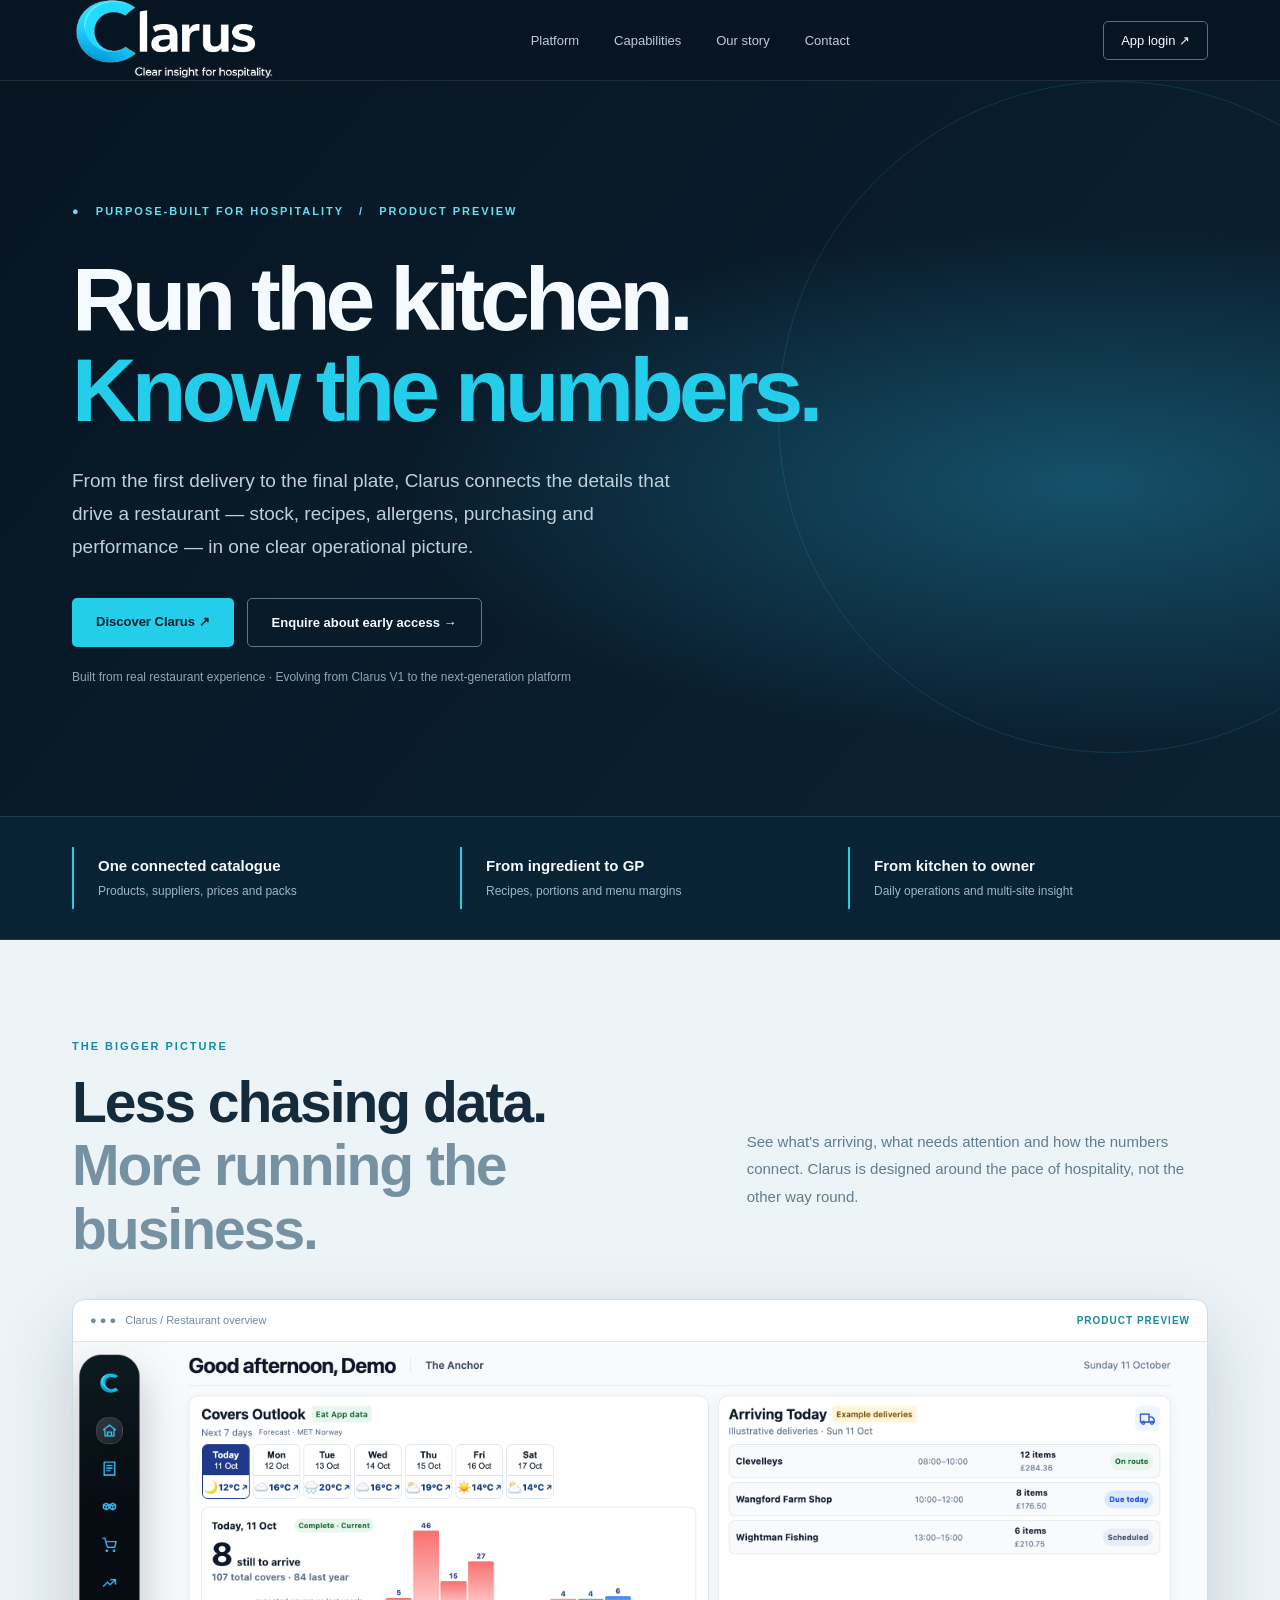
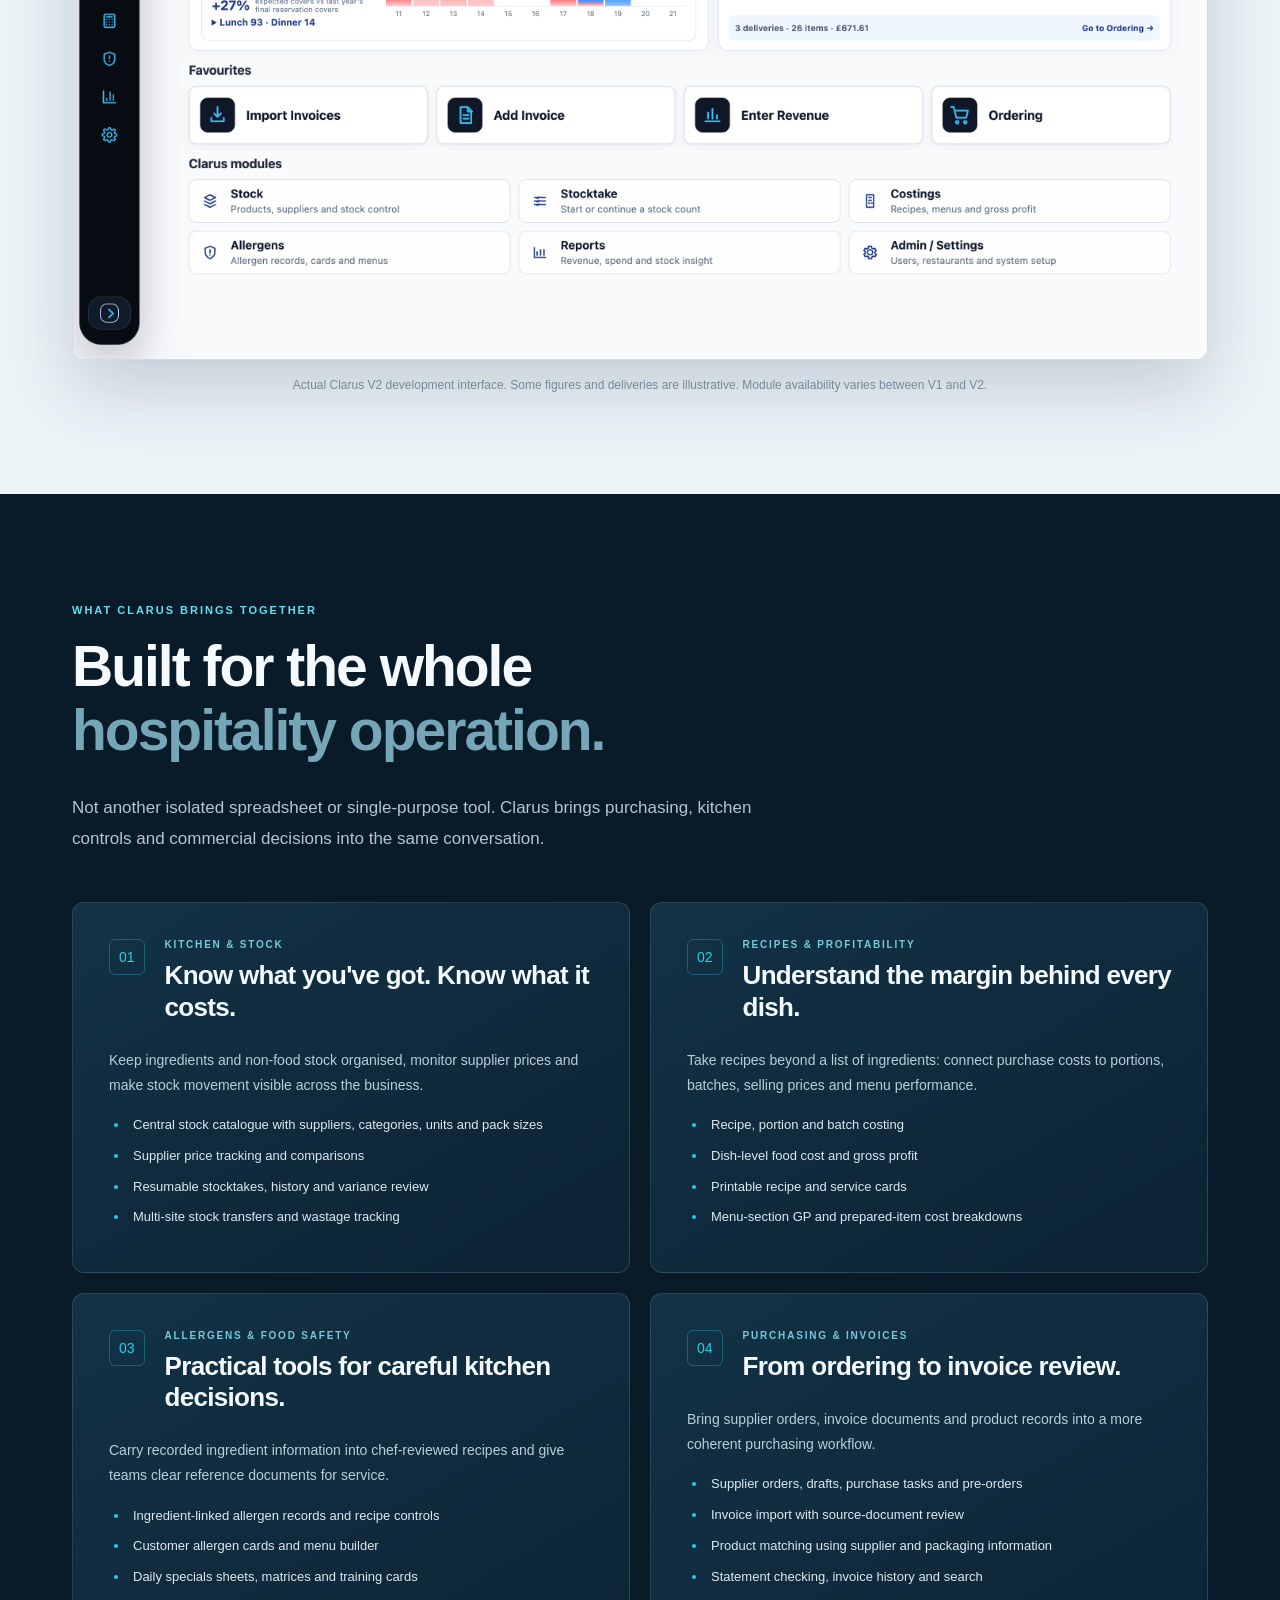
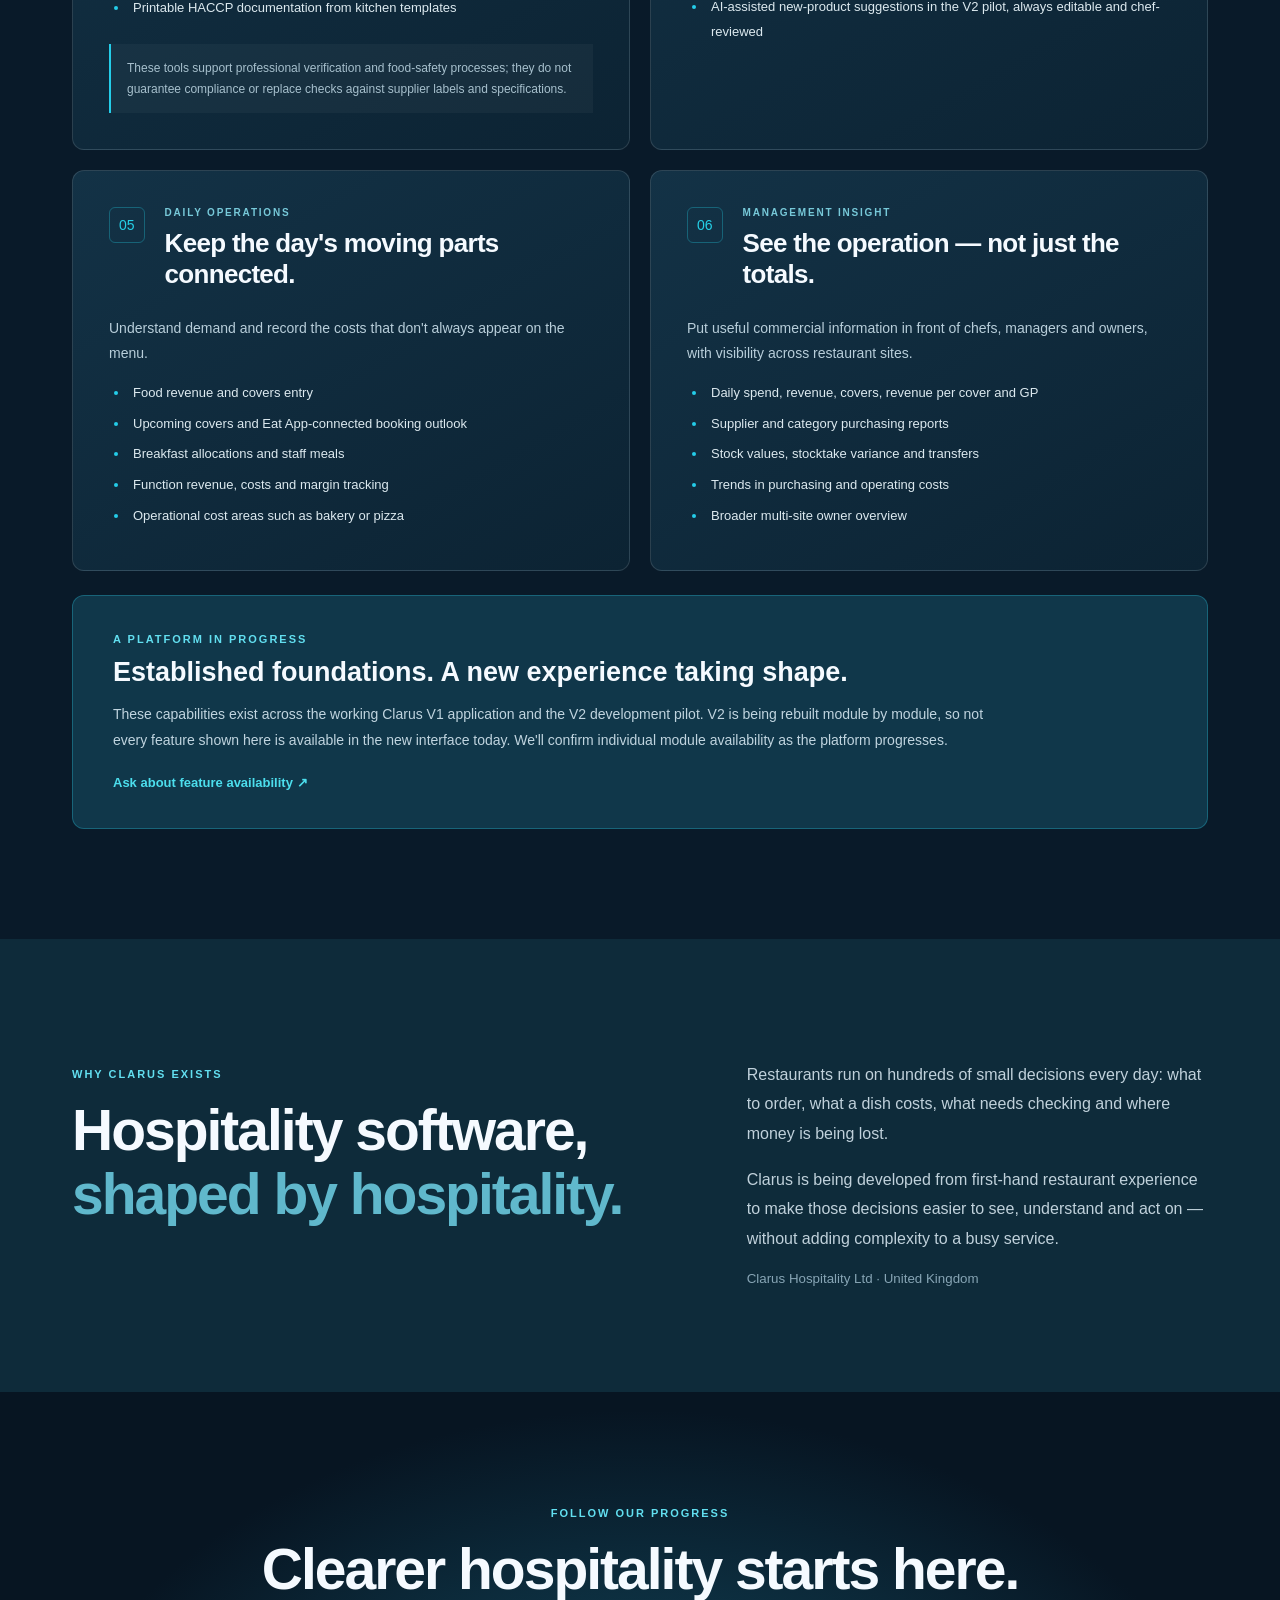
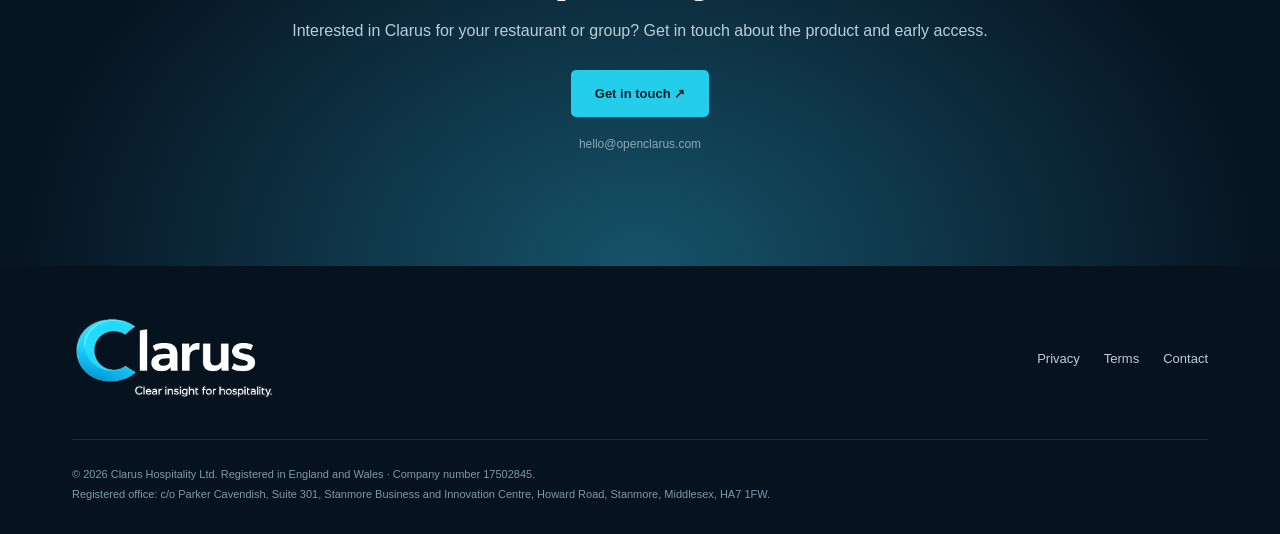
<file: index.html>
<!doctype html><html lang="en-GB"><head><meta charset="utf-8"><meta name="viewport" content="width=device-width,initial-scale=1"><meta name="description" content="Clarus brings stock control, recipe profitability, allergen records, purchasing, daily operations and management insight together for hospitality teams."><title>Clarus | Clear insight for hospitality</title><link rel="icon" href="assets/icon.png"><link rel="stylesheet" href="style.css"></head><body>
<header><div class="wrap nav"><a class="logo" href="#top"><img src="assets/clarus-wordmark.png" alt="Clarus — Clear insight for hospitality"></a><nav><a href="#platform">Platform</a><a href="#capabilities">Capabilities</a><a href="#story">Our story</a><a href="#contact">Contact</a></nav><a class="login" href="https://app.openclarus.com">App login ↗</a></div></header>
<main id="top"><section class="hero"><div class="wrap"><div class="label">● &nbsp; PURPOSE-BUILT FOR HOSPITALITY &nbsp; / &nbsp; PRODUCT PREVIEW</div><h1>Run the kitchen.<br><span>Know the numbers.</span></h1><p>From the first delivery to the final plate, Clarus connects the details that drive a restaurant — stock, recipes, allergens, purchasing and performance — in one clear operational picture.</p><div class="actions"><a class="button solid" href="#platform">Discover Clarus ↗</a><a class="button outline" href="mailto:hello@openclarus.com?subject=Clarus%20early%20access">Enquire about early access →</a></div><small>Built from real restaurant experience · Evolving from Clarus V1 to the next-generation platform</small></div></section>
<section class="proof"><div class="wrap proofgrid"><div><b>One connected catalogue</b><span>Products, suppliers, prices and packs</span></div><div><b>From ingredient to GP</b><span>Recipes, portions and menu margins</span></div><div><b>From kitchen to owner</b><span>Daily operations and multi-site insight</span></div></div></section>
<section class="showcase" id="platform"><div class="wrap"><div class="split"><div><div class="label dark">THE BIGGER PICTURE</div><h2>Less chasing data.<br><span>More running the business.</span></h2></div><p>See what's arriving, what needs attention and how the numbers connect. Clarus is designed around the pace of hospitality, not the other way round.</p></div><div class="screen"><div class="screenbar"><span>● ● ● &nbsp; Clarus / Restaurant overview</span><b>PRODUCT PREVIEW</b></div><img src="assets/dashboard.png" alt="Clarus V2 development dashboard showing Covers Outlook, Arriving Today and restaurant navigation"></div><p class="caption">Actual Clarus V2 development interface. Some figures and deliveries are illustrative. Module availability varies between V1 and V2.</p></div></section>
<section class="capabilities" id="capabilities"><div class="wrap"><div class="label">WHAT CLARUS BRINGS TOGETHER</div><h2>Built for the whole<br><span>hospitality operation.</span></h2><p class="sectionintro">Not another isolated spreadsheet or single-purpose tool. Clarus brings purchasing, kitchen controls and commercial decisions into the same conversation.</p>
<div class="featureblocks">
<article class="featureblock"><div class="featureheading"><span class="num">01</span><div><div class="eyebrow">KITCHEN & STOCK</div><h3>Know what you've got. Know what it costs.</h3></div></div><p>Keep ingredients and non-food stock organised, monitor supplier prices and make stock movement visible across the business.</p><ul><li>Central stock catalogue with suppliers, categories, units and pack sizes</li><li>Supplier price tracking and comparisons</li><li>Resumable stocktakes, history and variance review</li><li>Multi-site stock transfers and wastage tracking</li></ul></article>
<article class="featureblock"><div class="featureheading"><span class="num">02</span><div><div class="eyebrow">RECIPES & PROFITABILITY</div><h3>Understand the margin behind every dish.</h3></div></div><p>Take recipes beyond a list of ingredients: connect purchase costs to portions, batches, selling prices and menu performance.</p><ul><li>Recipe, portion and batch costing</li><li>Dish-level food cost and gross profit</li><li>Printable recipe and service cards</li><li>Menu-section GP and prepared-item cost breakdowns</li></ul></article>
<article class="featureblock"><div class="featureheading"><span class="num">03</span><div><div class="eyebrow">ALLERGENS & FOOD SAFETY</div><h3>Practical tools for careful kitchen decisions.</h3></div></div><p>Carry recorded ingredient information into chef-reviewed recipes and give teams clear reference documents for service.</p><ul><li>Ingredient-linked allergen records and recipe controls</li><li>Customer allergen cards and menu builder</li><li>Daily specials sheets, matrices and training cards</li><li>Printable HACCP documentation from kitchen templates</li></ul><div class="caution">These tools support professional verification and food-safety processes; they do not guarantee compliance or replace checks against supplier labels and specifications.</div></article>
<article class="featureblock"><div class="featureheading"><span class="num">04</span><div><div class="eyebrow">PURCHASING & INVOICES</div><h3>From ordering to invoice review.</h3></div></div><p>Bring supplier orders, invoice documents and product records into a more coherent purchasing workflow.</p><ul><li>Supplier orders, drafts, purchase tasks and pre-orders</li><li>Invoice import with source-document review</li><li>Product matching using supplier and packaging information</li><li>Statement checking, invoice history and search</li><li>AI-assisted new-product suggestions in the V2 pilot, always editable and chef-reviewed</li></ul></article>
<article class="featureblock"><div class="featureheading"><span class="num">05</span><div><div class="eyebrow">DAILY OPERATIONS</div><h3>Keep the day's moving parts connected.</h3></div></div><p>Understand demand and record the costs that don't always appear on the menu.</p><ul><li>Food revenue and covers entry</li><li>Upcoming covers and Eat App-connected booking outlook</li><li>Breakfast allocations and staff meals</li><li>Function revenue, costs and margin tracking</li><li>Operational cost areas such as bakery or pizza</li></ul></article>
<article class="featureblock"><div class="featureheading"><span class="num">06</span><div><div class="eyebrow">MANAGEMENT INSIGHT</div><h3>See the operation — not just the totals.</h3></div></div><p>Put useful commercial information in front of chefs, managers and owners, with visibility across restaurant sites.</p><ul><li>Daily spend, revenue, covers, revenue per cover and GP</li><li>Supplier and category purchasing reports</li><li>Stock values, stocktake variance and transfers</li><li>Trends in purchasing and operating costs</li><li>Broader multi-site owner overview</li></ul></article>
</div><div class="availability"><div class="label">A PLATFORM IN PROGRESS</div><h3>Established foundations. A new experience taking shape.</h3><p>These capabilities exist across the working Clarus V1 application and the V2 development pilot. V2 is being rebuilt module by module, so not every feature shown here is available in the new interface today. We'll confirm individual module availability as the platform progresses.</p><a href="mailto:hello@openclarus.com?subject=Clarus%20feature%20availability">Ask about feature availability ↗</a></div></div></section>
<section class="story" id="story"><div class="wrap split"><div><div class="label">WHY CLARUS EXISTS</div><h2>Hospitality software,<br><span>shaped by hospitality.</span></h2></div><div><p>Restaurants run on hundreds of small decisions every day: what to order, what a dish costs, what needs checking and where money is being lost.</p><p>Clarus is being developed from first-hand restaurant experience to make those decisions easier to see, understand and act on — without adding complexity to a busy service.</p><small>Clarus Hospitality Ltd · United Kingdom</small></div></div></section>
<section class="contact" id="contact"><div class="wrap"><div class="label">FOLLOW OUR PROGRESS</div><h2>Clearer hospitality starts here.</h2><p>Interested in Clarus for your restaurant or group? Get in touch about the product and early access.</p><a class="button solid" href="mailto:hello@openclarus.com?subject=Clarus%20enquiry">Get in touch ↗</a><small>hello@openclarus.com</small></div></section></main>
<footer><div class="wrap"><div class="footrow"><div><a class="logo" href="#top"><img src="assets/clarus-wordmark.png" alt="Clarus — Clear insight for hospitality"></a></div><div class="footlinks"><a href="privacy.html">Privacy</a><a href="terms.html">Terms</a><a href="mailto:hello@openclarus.com">Contact</a></div></div><div class="fine">© 2026 Clarus Hospitality Ltd. Registered in England and Wales · Company number 17502845.<br>Registered office: c/o Parker Cavendish, Suite 301, Stanmore Business and Innovation Centre, Howard Road, Stanmore, Middlesex, HA7 1FW.</div></div></footer></body></html>
</file>
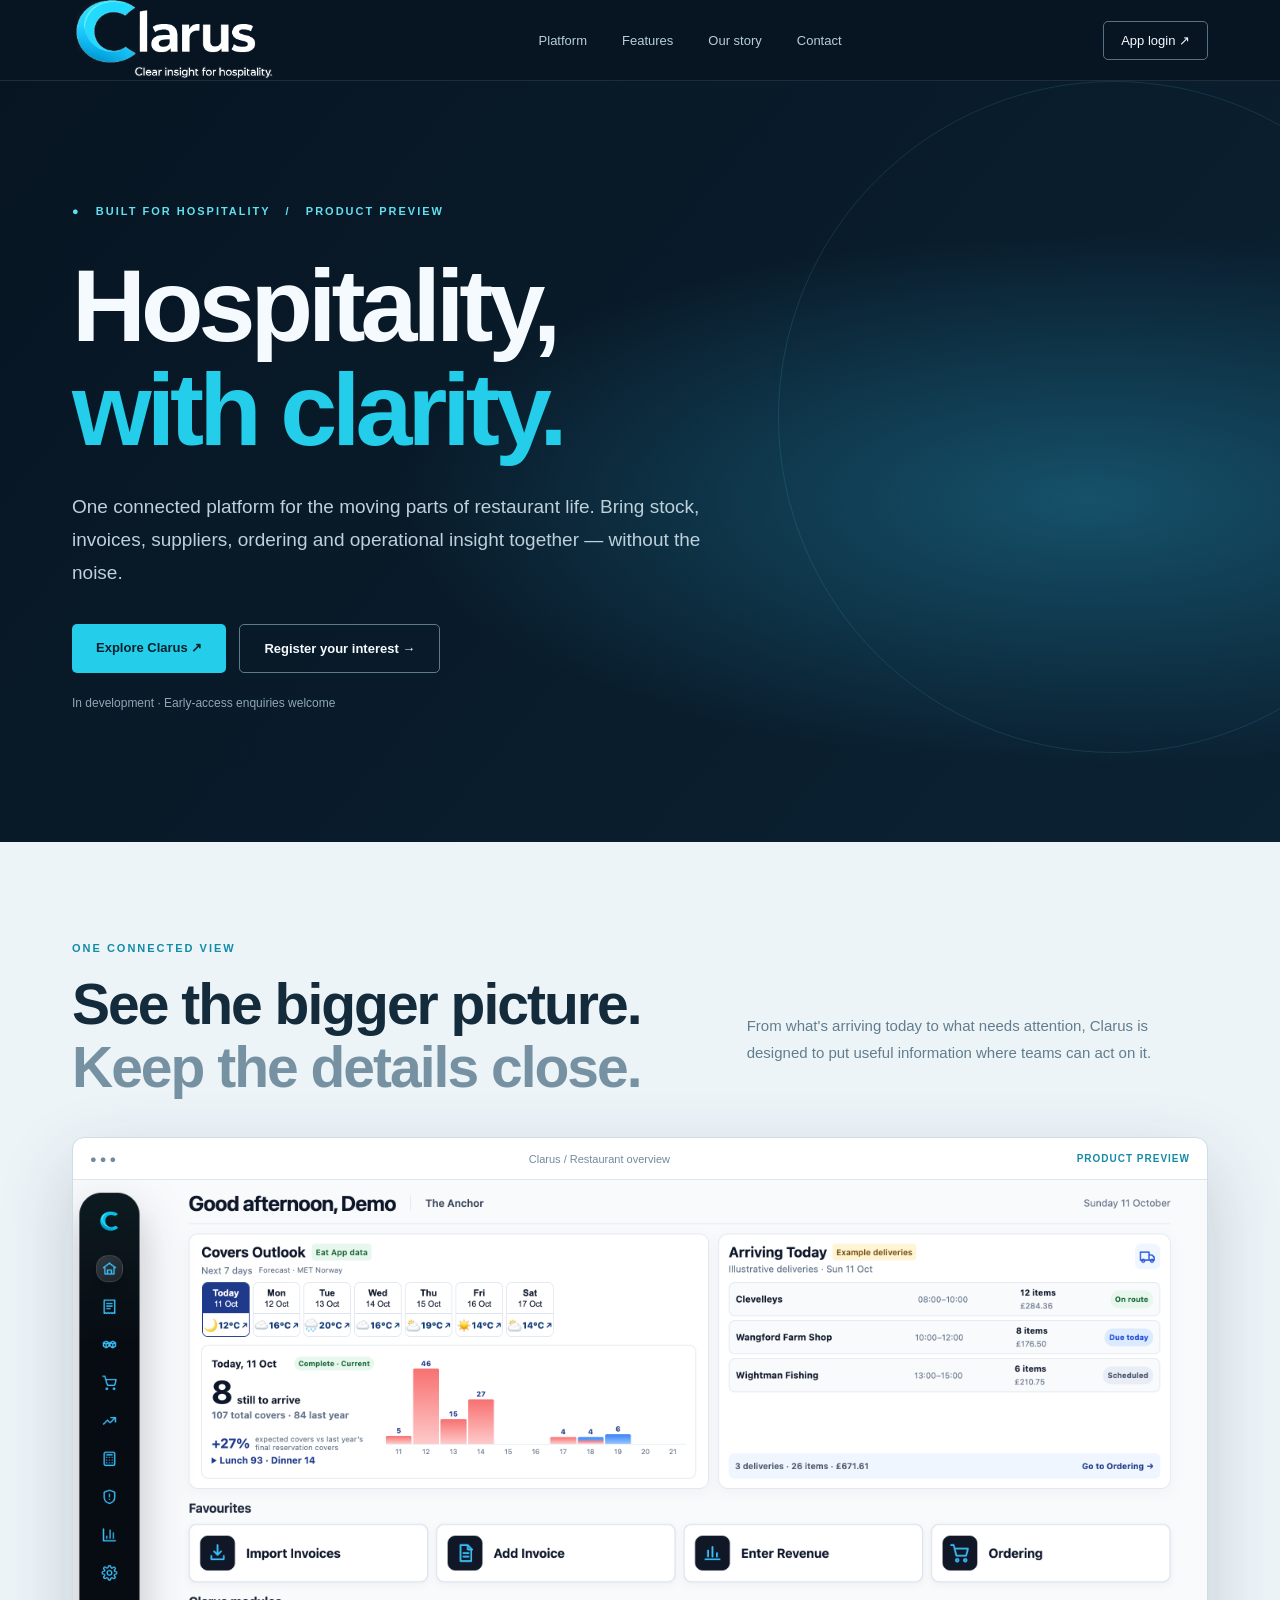
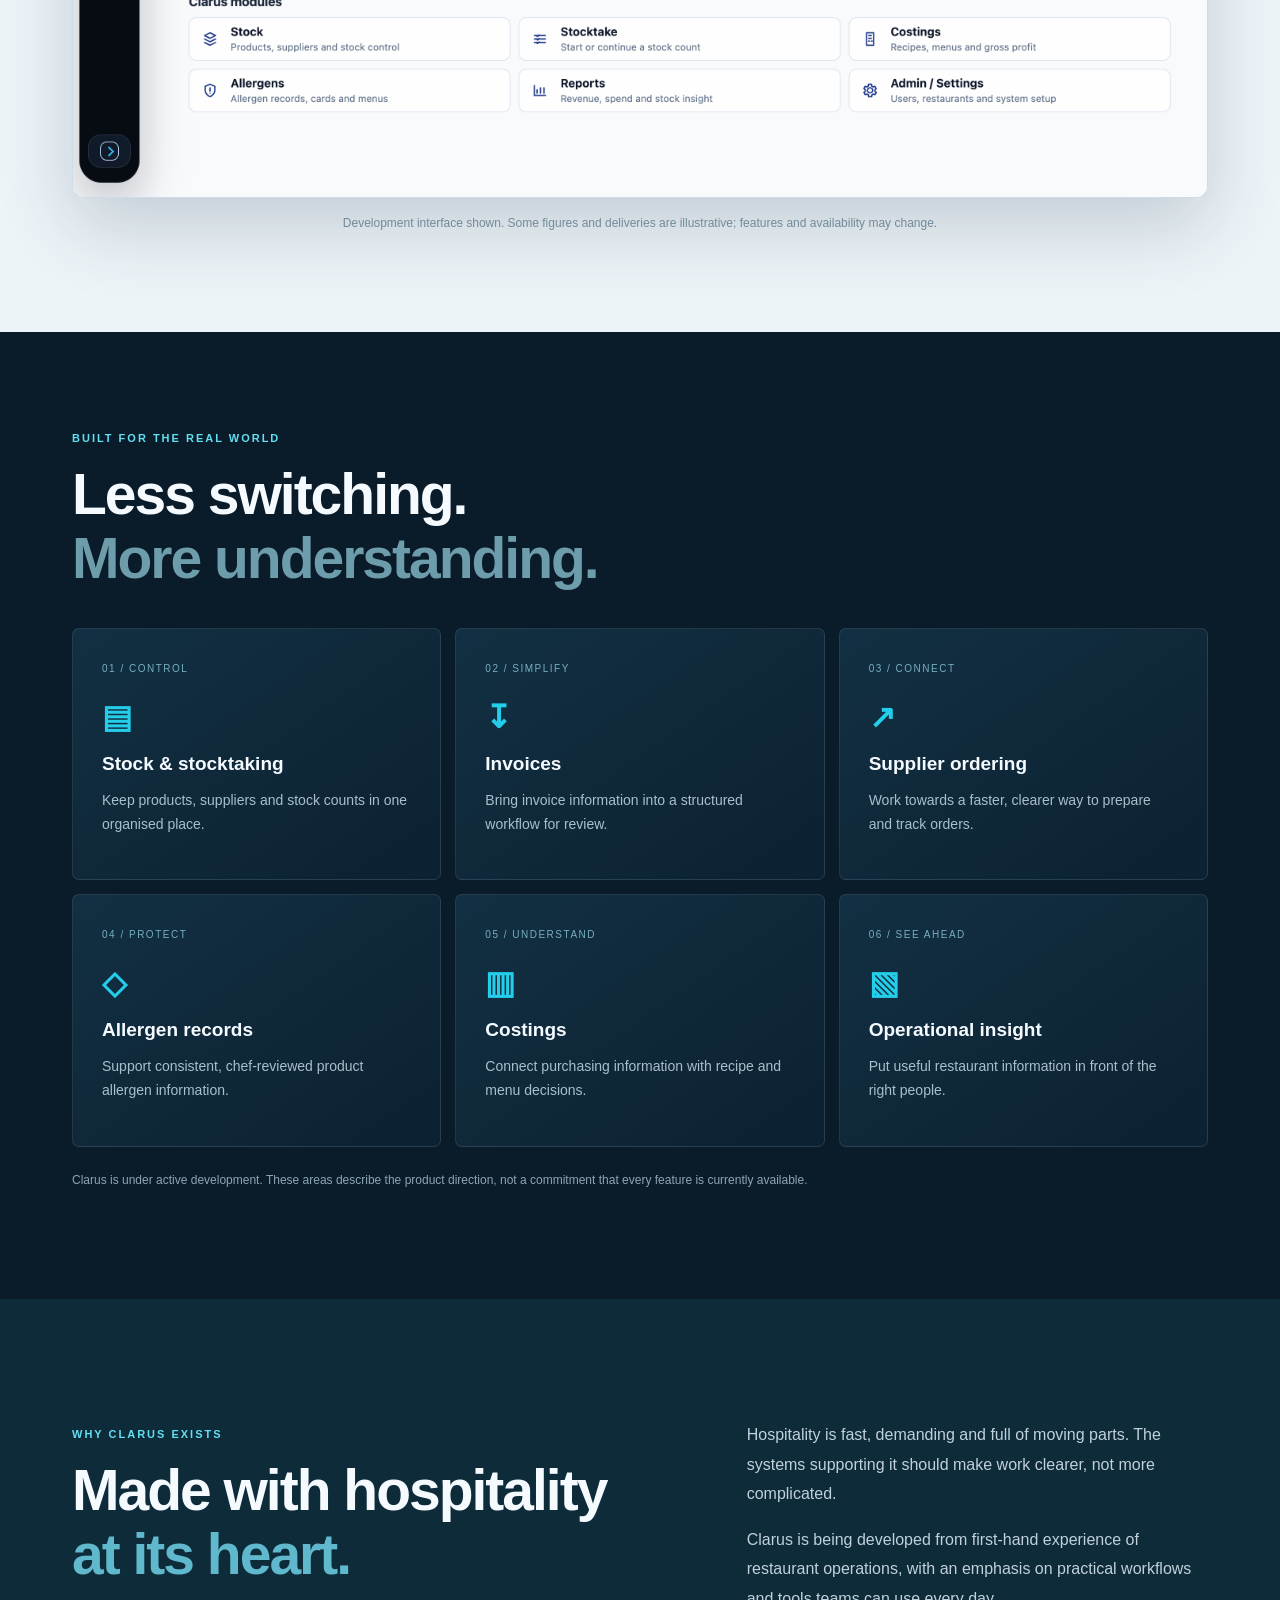
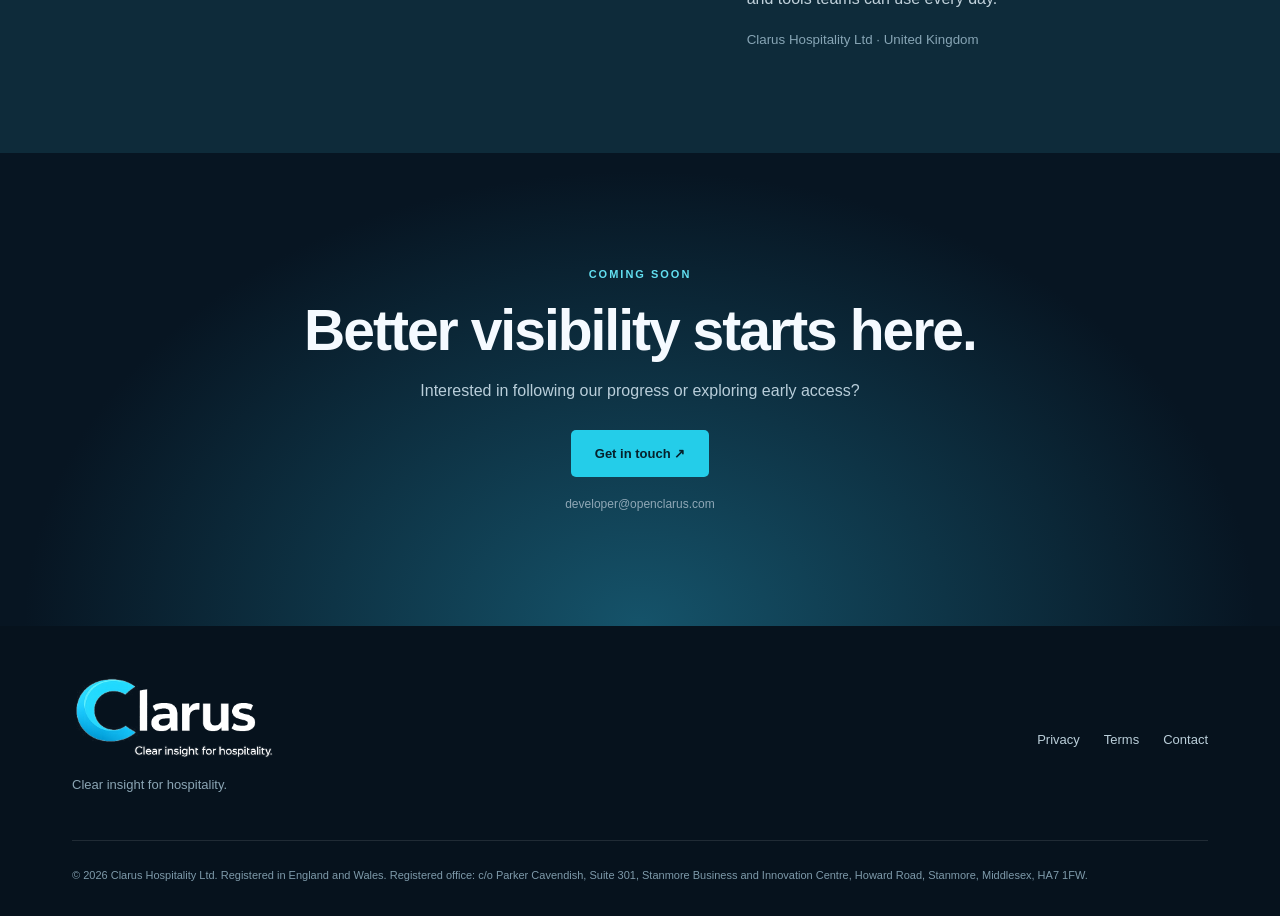
<file: clarus-website/index.html>
<!doctype html><html lang="en-GB"><head><meta charset="utf-8"><meta name="viewport" content="width=device-width,initial-scale=1"><meta name="description" content="Clarus — connected restaurant stock, invoices, ordering and insight."><title>Clarus | Clear insight for hospitality</title><link rel="icon" href="assets/icon.png"><link rel="stylesheet" href="style.css"></head><body>
<header><div class="wrap nav"><a class="logo" href="#top"><img src="assets/clarus-wordmark.png" alt="Clarus — Clear insight for hospitality"></a><nav><a href="#platform">Platform</a><a href="#features">Features</a><a href="#story">Our story</a><a href="#contact">Contact</a></nav><a class="login" href="https://app.openclarus.com">App login ↗</a></div></header>
<main id="top"><section class="hero"><div class="wrap"><div class="label">● &nbsp; BUILT FOR HOSPITALITY &nbsp; / &nbsp; PRODUCT PREVIEW</div><h1>Hospitality,<br><span>with clarity.</span></h1><p>One connected platform for the moving parts of restaurant life. Bring stock, invoices, suppliers, ordering and operational insight together — without the noise.</p><div class="actions"><a class="button solid" href="#platform">Explore Clarus ↗</a><a class="button outline" href="mailto:developer@openclarus.com?subject=Clarus%20early%20access">Register your interest →</a></div><small>In development · Early-access enquiries welcome</small></div></section>
<section class="showcase" id="platform"><div class="wrap"><div class="split"><div><div class="label dark">ONE CONNECTED VIEW</div><h2>See the bigger picture.<br><span>Keep the details close.</span></h2></div><p>From what's arriving today to what needs attention, Clarus is designed to put useful information where teams can act on it.</p></div><div class="screen"><div class="screenbar"><span>● ● ●</span> &nbsp; Clarus / Restaurant overview <b>PRODUCT PREVIEW</b></div><img src="assets/dashboard.png" alt="Clarus V2 dashboard with illustrative covers, deliveries and restaurant modules"></div><p class="caption">Development interface shown. Some figures and deliveries are illustrative; features and availability may change.</p></div></section>
<section class="features" id="features"><div class="wrap"><div class="label">BUILT FOR THE REAL WORLD</div><h2>Less switching.<br><span>More understanding.</span></h2><div class="grid"><article><i>01 / CONTROL</i><strong>▤</strong><h3>Stock & stocktaking</h3><p>Keep products, suppliers and stock counts in one organised place.</p></article><article><i>02 / SIMPLIFY</i><strong>↧</strong><h3>Invoices</h3><p>Bring invoice information into a structured workflow for review.</p></article><article><i>03 / CONNECT</i><strong>↗</strong><h3>Supplier ordering</h3><p>Work towards a faster, clearer way to prepare and track orders.</p></article><article><i>04 / PROTECT</i><strong>◇</strong><h3>Allergen records</h3><p>Support consistent, chef-reviewed product allergen information.</p></article><article><i>05 / UNDERSTAND</i><strong>▥</strong><h3>Costings</h3><p>Connect purchasing information with recipe and menu decisions.</p></article><article><i>06 / SEE AHEAD</i><strong>▧</strong><h3>Operational insight</h3><p>Put useful restaurant information in front of the right people.</p></article></div><p class="disclaimer">Clarus is under active development. These areas describe the product direction, not a commitment that every feature is currently available.</p></div></section>
<section class="story" id="story"><div class="wrap split"><div><div class="label">WHY CLARUS EXISTS</div><h2>Made with hospitality<br><span>at its heart.</span></h2></div><div><p>Hospitality is fast, demanding and full of moving parts. The systems supporting it should make work clearer, not more complicated.</p><p>Clarus is being developed from first-hand experience of restaurant operations, with an emphasis on practical workflows and tools teams can use every day.</p><small>Clarus Hospitality Ltd · United Kingdom</small></div></div></section>
<section class="contact" id="contact"><div class="wrap"><div class="label">COMING SOON</div><h2>Better visibility starts here.</h2><p>Interested in following our progress or exploring early access?</p><a class="button solid" href="mailto:developer@openclarus.com?subject=Clarus%20early%20access">Get in touch ↗</a><small>developer@openclarus.com</small></div></section></main>
<footer><div class="wrap"><div class="footrow"><div><a class="logo" href="#top"><img src="assets/clarus-wordmark.png" alt="Clarus — Clear insight for hospitality"></a><p>Clear insight for hospitality.</p></div><div class="footlinks"><a href="privacy.html">Privacy</a><a href="terms.html">Terms</a><a href="mailto:developer@openclarus.com">Contact</a></div></div><div class="fine">© 2026 Clarus Hospitality Ltd. Registered in England and Wales. Registered office: c/o Parker Cavendish, Suite 301, Stanmore Business and Innovation Centre, Howard Road, Stanmore, Middlesex, HA7 1FW.</div></div></footer></body></html>
</file>
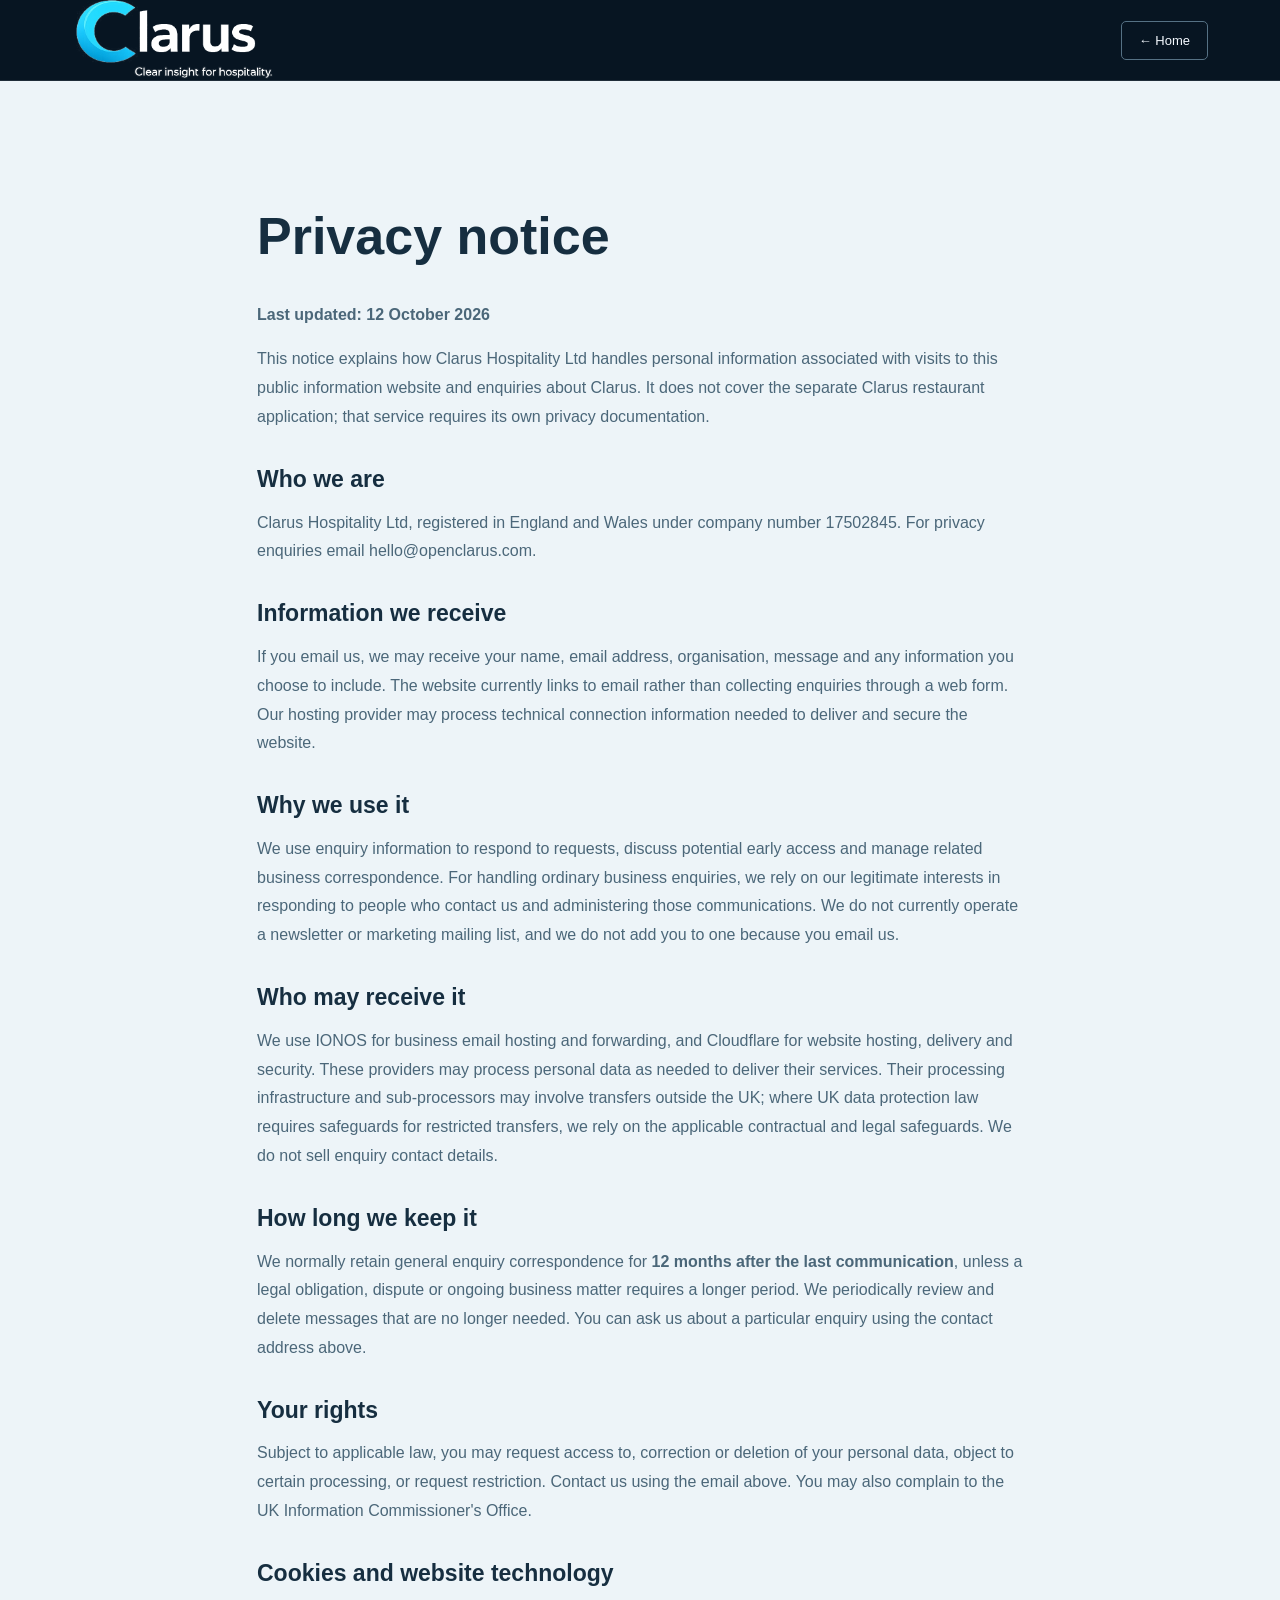
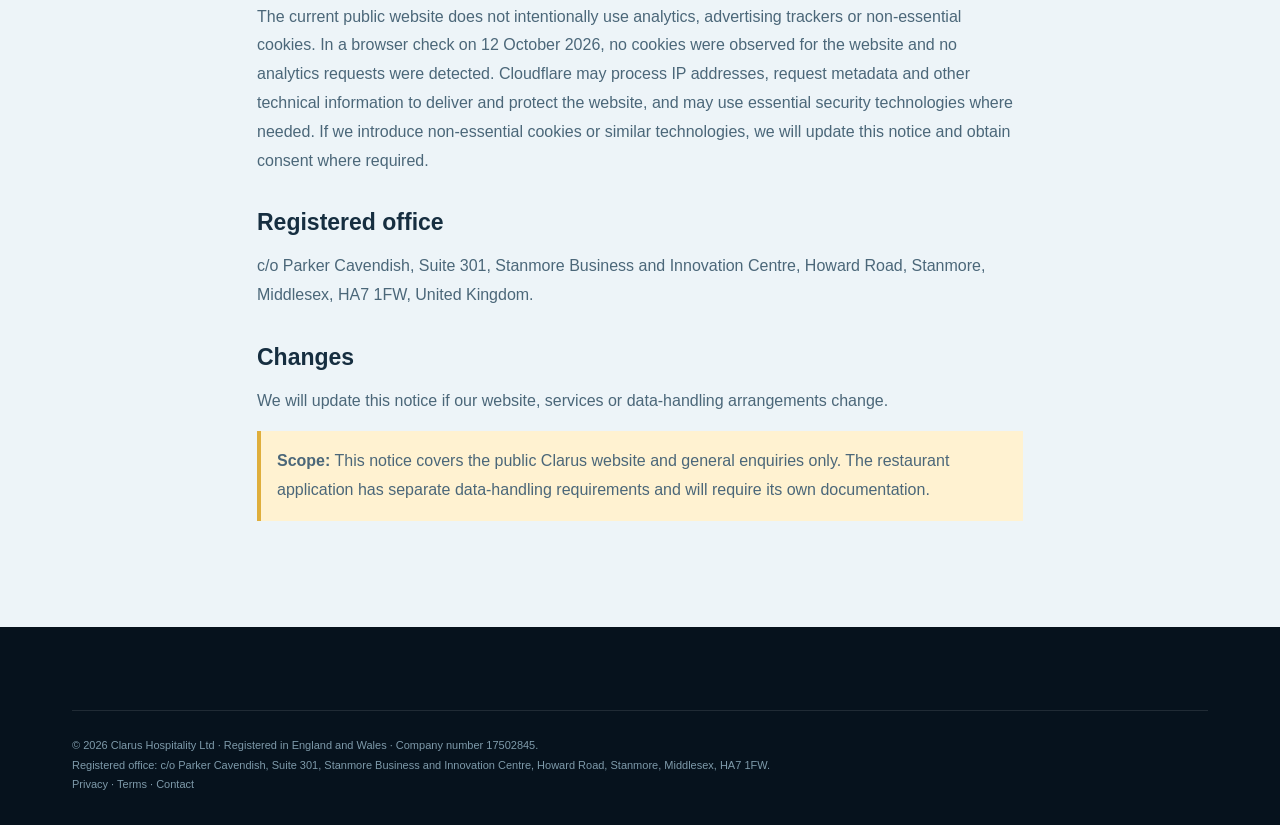
<file: privacy.html>
<!doctype html><html lang="en-GB"><head><meta charset="utf-8"><meta name="viewport" content="width=device-width,initial-scale=1"><link rel="icon" href="assets/icon.png"><link rel="stylesheet" href="style.css"><title>Privacy | Clarus</title></head><body><header><div class="wrap nav"><a class="logo" href="index.html"><img src="assets/clarus-wordmark.png" alt="Clarus"></a><a class="login" href="index.html">← Home</a></div></header><main class="legal"><div class="wrap"><h1>Privacy notice</h1><p><strong>Last updated: 12 October 2026</strong></p><p>This notice explains how Clarus Hospitality Ltd handles personal information associated with visits to this public information website and enquiries about Clarus. It does not cover the separate Clarus restaurant application; that service requires its own privacy documentation.</p><h2>Who we are</h2><p>Clarus Hospitality Ltd, registered in England and Wales under company number 17502845. For privacy enquiries email <a href="mailto:hello@openclarus.com">hello@openclarus.com</a>.</p><h2>Information we receive</h2><p>If you email us, we may receive your name, email address, organisation, message and any information you choose to include. The website currently links to email rather than collecting enquiries through a web form. Our hosting provider may process technical connection information needed to deliver and secure the website.</p><h2>Why we use it</h2><p>We use enquiry information to respond to requests, discuss potential early access and manage related business correspondence. For handling ordinary business enquiries, we rely on our legitimate interests in responding to people who contact us and administering those communications. We do not currently operate a newsletter or marketing mailing list, and we do not add you to one because you email us.</p><h2>Who may receive it</h2><p>We use IONOS for business email hosting and forwarding, and Cloudflare for website hosting, delivery and security. These providers may process personal data as needed to deliver their services. Their processing infrastructure and sub-processors may involve transfers outside the UK; where UK data protection law requires safeguards for restricted transfers, we rely on the applicable contractual and legal safeguards. We do not sell enquiry contact details.</p><h2>How long we keep it</h2><p>We normally retain general enquiry correspondence for <strong>12 months after the last communication</strong>, unless a legal obligation, dispute or ongoing business matter requires a longer period. We periodically review and delete messages that are no longer needed. You can ask us about a particular enquiry using the contact address above.</p><h2>Your rights</h2><p>Subject to applicable law, you may request access to, correction or deletion of your personal data, object to certain processing, or request restriction. Contact us using the email above. You may also complain to the UK Information Commissioner's Office.</p><h2>Cookies and website technology</h2><p>The current public website does not intentionally use analytics, advertising trackers or non-essential cookies. In a browser check on 12 October 2026, no cookies were observed for the website and no analytics requests were detected. Cloudflare may process IP addresses, request metadata and other technical information to deliver and protect the website, and may use essential security technologies where needed. If we introduce non-essential cookies or similar technologies, we will update this notice and obtain consent where required.</p><h2>Registered office</h2><p>c/o Parker Cavendish, Suite 301, Stanmore Business and Innovation Centre, Howard Road, Stanmore, Middlesex, HA7 1FW, United Kingdom.</p><h2>Changes</h2><p>We will update this notice if our website, services or data-handling arrangements change.</p><p class="notice"><strong>Scope:</strong> This notice covers the public Clarus website and general enquiries only. The restaurant application has separate data-handling requirements and will require its own documentation.</p></div></main><footer><div class="wrap"><div class="fine">© 2026 Clarus Hospitality Ltd · Registered in England and Wales · Company number 17502845.<br>Registered office: c/o Parker Cavendish, Suite 301, Stanmore Business and Innovation Centre, Howard Road, Stanmore, Middlesex, HA7 1FW.<br><a href="privacy.html">Privacy</a> · <a href="terms.html">Terms</a> · <a href="mailto:hello@openclarus.com">Contact</a></div></div></footer></body></html>
</file>
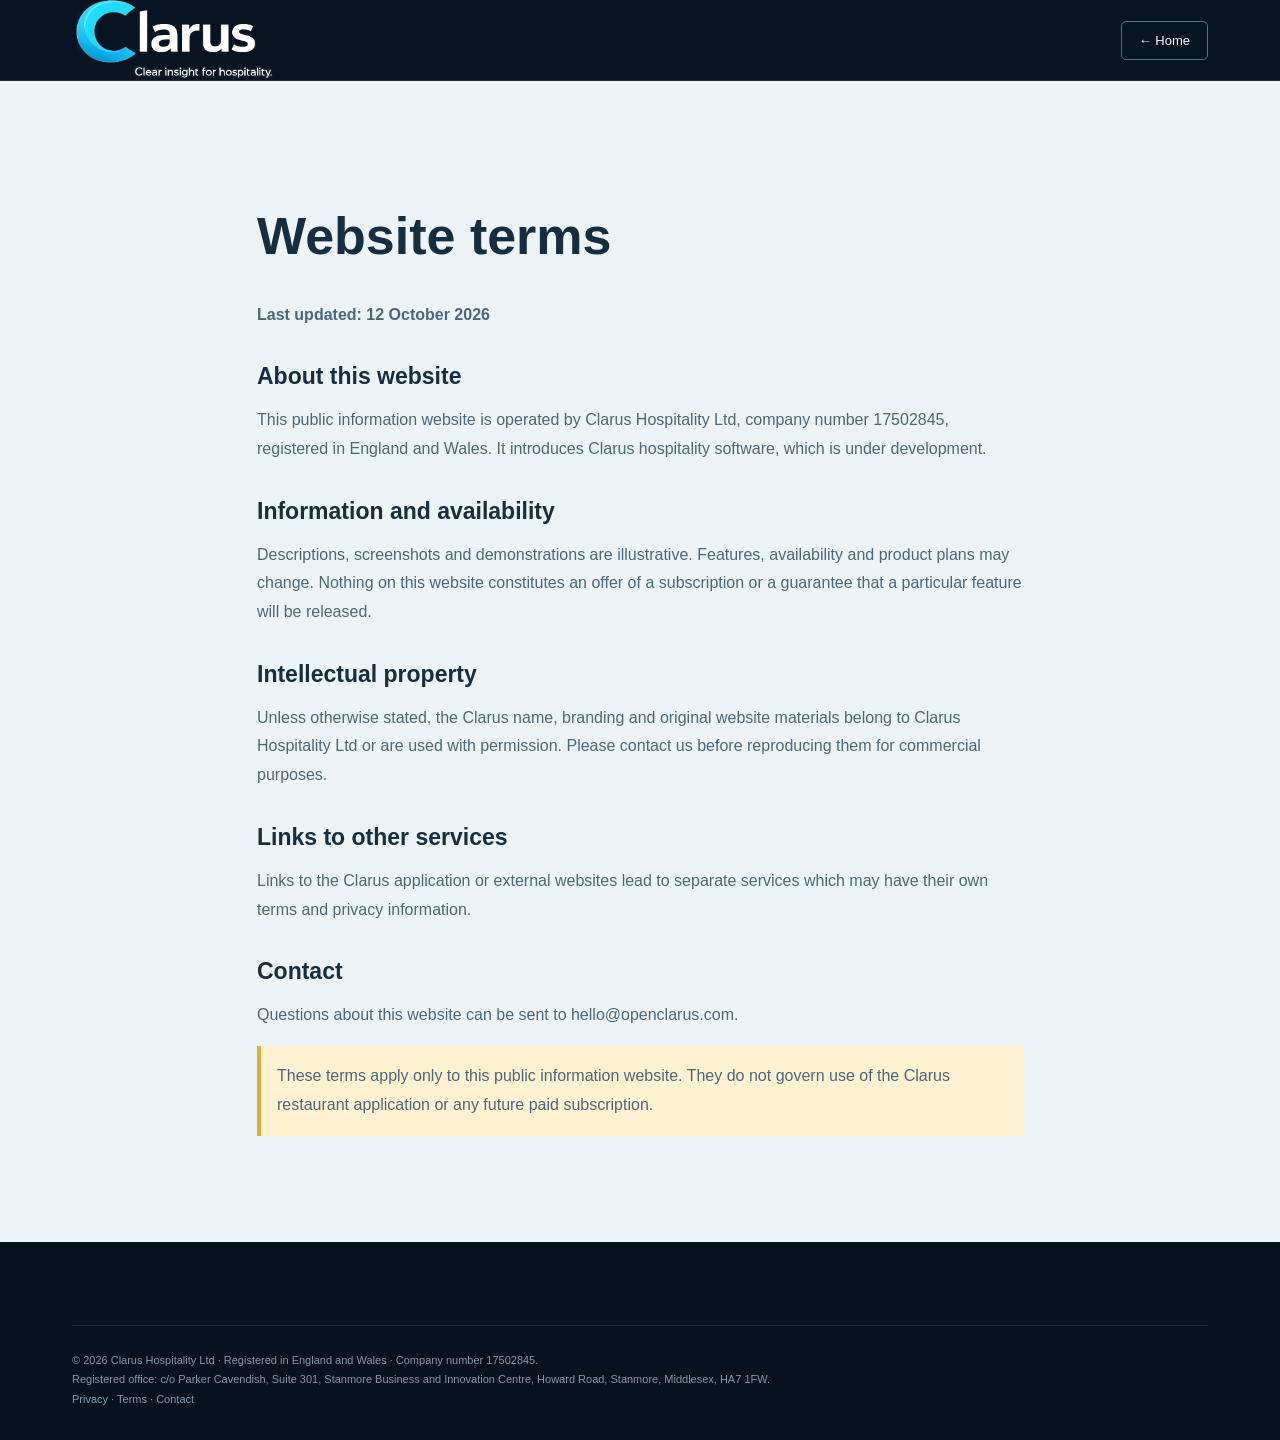
<file: terms.html>
<!doctype html><html lang="en-GB"><head><meta charset="utf-8"><meta name="viewport" content="width=device-width,initial-scale=1"><link rel="icon" href="assets/icon.png"><link rel="stylesheet" href="style.css"><title>Terms | Clarus</title></head><body><header><div class="wrap nav"><a class="logo" href="index.html"><img src="assets/clarus-wordmark.png" alt="Clarus"></a><a class="login" href="index.html">← Home</a></div></header><main class="legal"><div class="wrap"><h1>Website terms</h1><p><strong>Last updated: 12 October 2026</strong></p><h2>About this website</h2><p>This public information website is operated by Clarus Hospitality Ltd, company number 17502845, registered in England and Wales. It introduces Clarus hospitality software, which is under development.</p><h2>Information and availability</h2><p>Descriptions, screenshots and demonstrations are illustrative. Features, availability and product plans may change. Nothing on this website constitutes an offer of a subscription or a guarantee that a particular feature will be released.</p><h2>Intellectual property</h2><p>Unless otherwise stated, the Clarus name, branding and original website materials belong to Clarus Hospitality Ltd or are used with permission. Please contact us before reproducing them for commercial purposes.</p><h2>Links to other services</h2><p>Links to the Clarus application or external websites lead to separate services which may have their own terms and privacy information.</p><h2>Contact</h2><p>Questions about this website can be sent to <a href="mailto:hello@openclarus.com">hello@openclarus.com</a>.</p><p class="notice">These terms apply only to this public information website. They do not govern use of the Clarus restaurant application or any future paid subscription.</p></div></main><footer><div class="wrap"><div class="fine">© 2026 Clarus Hospitality Ltd · Registered in England and Wales · Company number 17502845.<br>Registered office: c/o Parker Cavendish, Suite 301, Stanmore Business and Innovation Centre, Howard Road, Stanmore, Middlesex, HA7 1FW.<br><a href="privacy.html">Privacy</a> · <a href="terms.html">Terms</a> · <a href="mailto:hello@openclarus.com">Contact</a></div></div></footer></body></html>
</file>
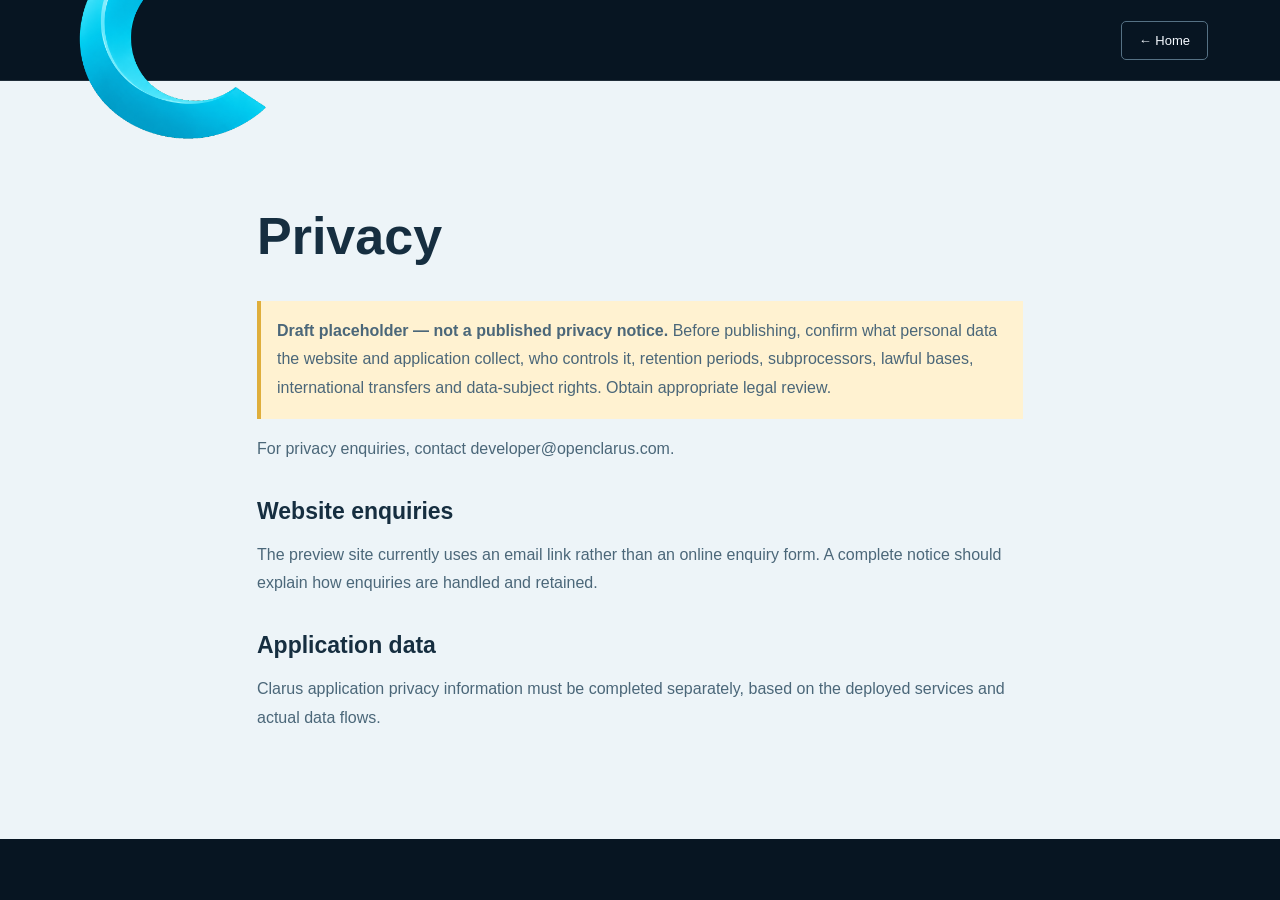
<file: clarus-website/privacy.html>
<!doctype html><html lang="en-GB"><head><meta charset="utf-8"><meta name="viewport" content="width=device-width,initial-scale=1"><title>Privacy | Clarus</title><link rel="stylesheet" href="style.css"></head><body><header><div class="wrap nav"><a class="logo" href="index.html"><img src="assets/icon.png" alt="">Clarus</a><a class="login" href="index.html">← Home</a></div></header><main class="legal"><div class="wrap"><h1>Privacy</h1><p class="notice"><strong>Draft placeholder — not a published privacy notice.</strong> Before publishing, confirm what personal data the website and application collect, who controls it, retention periods, subprocessors, lawful bases, international transfers and data-subject rights. Obtain appropriate legal review.</p><p>For privacy enquiries, contact <a href="mailto:developer@openclarus.com">developer@openclarus.com</a>.</p><h2>Website enquiries</h2><p>The preview site currently uses an email link rather than an online enquiry form. A complete notice should explain how enquiries are handled and retained.</p><h2>Application data</h2><p>Clarus application privacy information must be completed separately, based on the deployed services and actual data flows.</p></div></main></body></html>
</file>
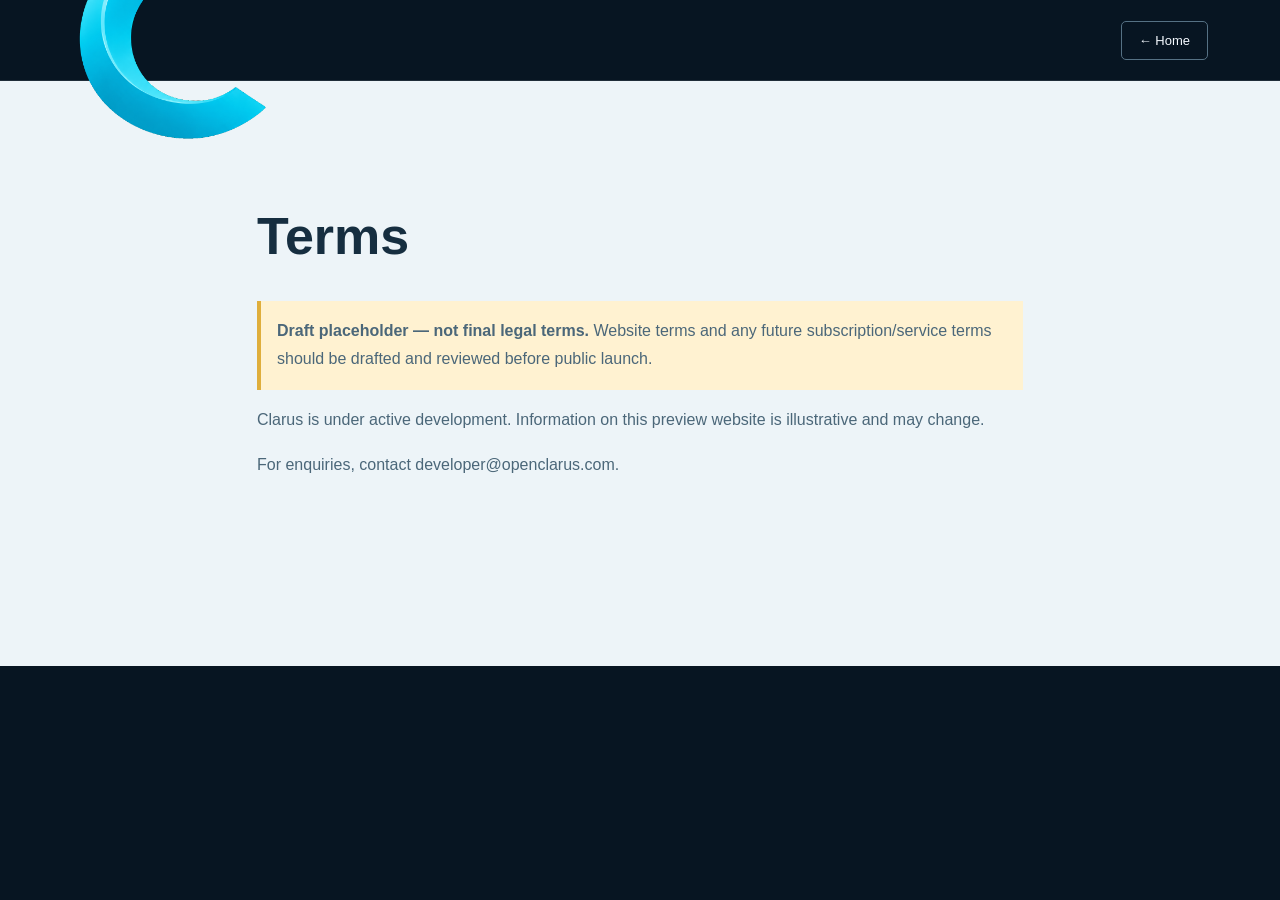
<file: clarus-website/terms.html>
<!doctype html><html lang="en-GB"><head><meta charset="utf-8"><meta name="viewport" content="width=device-width,initial-scale=1"><title>Terms | Clarus</title><link rel="stylesheet" href="style.css"></head><body><header><div class="wrap nav"><a class="logo" href="index.html"><img src="assets/icon.png" alt="">Clarus</a><a class="login" href="index.html">← Home</a></div></header><main class="legal"><div class="wrap"><h1>Terms</h1><p class="notice"><strong>Draft placeholder — not final legal terms.</strong> Website terms and any future subscription/service terms should be drafted and reviewed before public launch.</p><p>Clarus is under active development. Information on this preview website is illustrative and may change.</p><p>For enquiries, contact <a href="mailto:developer@openclarus.com">developer@openclarus.com</a>.</p></div></main></body></html>
</file>
<file: style.css>
:root{--navy:#071522;--cyan:#24cde9;--muted:#a4bbc9}*{box-sizing:border-box}html{scroll-behavior:smooth}body{margin:0;font-family:Inter,-apple-system,BlinkMacSystemFont,'Segoe UI',sans-serif;background:var(--navy);color:#f5faff}a{text-decoration:none;color:inherit}.wrap{max-width:1200px;margin:auto;padding:0 32px}header{border-bottom:1px solid #ffffff1a;background:#071522}.nav{height:80px;display:flex;align-items:center;justify-content:space-between}.logo{font-size:27px;font-weight:750;display:flex;align-items:center;gap:8px;letter-spacing:-1px}.logo img{width:37px;height:37px}.nav nav{display:flex;gap:35px;font-size:13px;color:#b7ced9}.login{border:1px solid #557184;padding:11px 17px;border-radius:5px;font-size:13px}.hero{padding:124px 0 132px;background:radial-gradient(ellipse at 85% 55%,#15516a 0%,transparent 45%),linear-gradient(130deg,#071522,#0b2233);position:relative;overflow:hidden}.hero:after{content:'';position:absolute;width:670px;height:670px;border:1px solid #56dfff20;border-radius:50%;right:-170px;top:0;pointer-events:none}.label{font-size:11px;letter-spacing:2px;font-weight:800;color:#62dff0}.hero h1{font-size:clamp(64px,8vw,108px);line-height:1.02;letter-spacing:-5px;margin:37px 0 27px;font-weight:650}.hero h1 span{color:var(--cyan)}.hero p{max-width:630px;font-size:19px;line-height:1.75;color:#bed0db}.actions{display:flex;gap:13px;flex-wrap:wrap;margin:34px 0 23px}.button{display:inline-block;padding:16px 24px;border-radius:5px;font-size:13px;font-weight:750}.solid{background:var(--cyan);color:#06212c}.outline{border:1px solid #5d7b8b}.hero small,.contact small{display:block;color:#8fa7b6;font-size:12px}.showcase{background:#edf4f8;color:#142b3c;padding:100px 0 90px}.split{display:grid;grid-template-columns:1.3fr 1fr;gap:75px;align-items:center}.dark{color:#118ba8}h2{font-size:clamp(38px,4.6vw,57px);line-height:1.12;letter-spacing:-2px;font-weight:650;margin:19px 0 37px}h2 span{color:#7692a2}.split>p,.split>div>p{line-height:1.85;color:#617d8e;font-size:15px}.screen{border-radius:12px;overflow:hidden;background:white;box-shadow:0 28px 75px #122e4533;border:1px solid #cddce7}.screenbar{height:42px;display:flex;align-items:center;justify-content:space-between;padding:0 17px;font-size:11px;color:#708b9d;border-bottom:1px solid #dce7ed}.screenbar b{font-size:10px;letter-spacing:1px;color:#178ba4}.screen img{display:block;width:100%}.caption{text-align:center;color:#738a99;font-size:12px;margin-top:18px}.features{padding:100px 0;background:#0a1b2a}.features h2 span{color:#6d9cab}.grid{display:grid;grid-template-columns:repeat(3,1fr);gap:14px}.grid article{background:linear-gradient(145deg,#123043,#0c2131);border:1px solid #ffffff19;padding:29px;min-height:250px;border-radius:7px}.grid i{font-style:normal;color:#76afc0;font-size:10px;letter-spacing:1.5px}.grid strong{display:block;color:var(--cyan);font-size:32px;margin:22px 0 17px}.grid h3{font-size:19px;margin:0 0 12px}.grid p{font-size:14px;color:#a9bfcc;line-height:1.7}.disclaimer{color:#8ca6b5;font-size:12px;margin-top:26px}.story{padding:105px 0;background:#0e2b3a}.story h2 span{color:#60b8cc}.story .split>div>p{color:#c0d1db;font-size:16px}.story small{color:#87a5b5}.contact{text-align:center;padding:115px 0;background:radial-gradient(ellipse at 50% 100%,#15536a,#071522 68%)}.contact h2{margin-bottom:20px}.contact p{color:#b9ceda;margin-bottom:30px}.contact small{margin-top:20px}footer{padding:48px 0 30px;background:#06121d}.footrow{display:flex;justify-content:space-between;align-items:center}.footrow p{font-size:13px;color:#8ba5b4}.footlinks{display:flex;gap:24px;font-size:13px;color:#bbcfda}.fine{border-top:1px solid #ffffff1b;padding-top:25px;margin-top:35px;font-size:11px;line-height:1.8;color:#7e9aaa}.legal{background:#edf4f8;color:#162e40;min-height:65vh;padding:90px 0}.legal .wrap{max-width:830px}.legal h1{font-size:52px}.legal h2{font-size:23px;letter-spacing:0;margin:35px 0 15px}.legal p{line-height:1.8;color:#4b6779}.notice{padding:16px;background:#fff2d1;border-left:4px solid #dfae3c}@media(max-width:780px){.wrap{padding:0 21px}.nav nav{display:none}.hero{padding:100px 0}.hero h1{letter-spacing:-3px}.split{display:block}.split>p{margin-bottom:36px}.grid{grid-template-columns:repeat(2,1fr)}.story .split>div+div{margin-top:35px}.footrow{gap:30px;align-items:flex-start}.footlinks{flex-wrap:wrap}}@media(max-width:520px){.grid{grid-template-columns:1fr}.hero h1{font-size:61px}.hero p{font-size:16px}.screenbar{font-size:9px}.screenbar b{font-size:8px}.footrow{display:block}.footlinks{margin-top:25px}}

/* Original Clarus wordmark: turquoise C is the C in Clarus. */
.logo{font-size:0;gap:0;letter-spacing:normal}.logo img{width:205px;height:auto;display:block}.footrow .logo img{width:205px}@media(max-width:520px){.nav .logo img{width:160px}}

/* Expanded Clarus product overview */
.proof{background:#092334;border-top:1px solid #ffffff1a;border-bottom:1px solid #ffffff1a;padding:30px 0}.proofgrid{display:grid;grid-template-columns:repeat(3,1fr);gap:28px}.proofgrid>div{padding:10px 0 10px 24px;border-left:2px solid #24cde9}.proofgrid b{display:block;font-size:15px;margin-bottom:7px}.proofgrid span{color:#9cb6c6;font-size:12px}.capabilities{padding:110px 0;background:#091a29}.capabilities h2 span{color:#75a6b8}.sectionintro{max-width:720px;color:#b1c6d1;line-height:1.85;font-size:17px;margin:-8px 0 48px}.featureblocks{display:grid;grid-template-columns:repeat(2,minmax(0,1fr));gap:20px}.featureblock{padding:36px;background:linear-gradient(150deg,#133246,#0c2333);border:1px solid #ffffff20;border-radius:12px}.featureheading{display:flex;gap:20px;align-items:flex-start}.num{color:#25d1e8;border:1px solid #25d1e850;padding:9px;border-radius:6px;font-size:14px}.eyebrow{font-size:10px;letter-spacing:1.8px;color:#77c9d9;font-weight:800;margin-bottom:10px}.featureblock h3{font-size:26px;line-height:1.2;letter-spacing:-.7px;margin:0}.featureblock>p{color:#b8ceda;line-height:1.8;margin:25px 0 15px;font-size:14px}.featureblock ul{padding-left:20px;margin:0;color:#dce9ef;line-height:1.9;font-size:13px}.featureblock li{padding-left:4px;margin-bottom:6px}.featureblock li::marker{color:#24cde9}.caution{border-left:2px solid #24cde9;background:#ffffff09;margin-top:24px;padding:14px 16px;color:#a7c0cd;font-size:12px;line-height:1.7}.availability{margin-top:24px;padding:37px 40px;background:#10374a;border:1px solid #2ac7df50;border-radius:12px}.availability h3{font-size:27px;margin:12px 0}.availability p{color:#c0d4df;line-height:1.8;max-width:900px;font-size:14px}.availability a{display:inline-block;color:#4cdeed;font-weight:700;font-size:13px;margin-top:8px}.hero h1{font-size:clamp(56px,7vw,96px)}@media(max-width:780px){.proofgrid{grid-template-columns:1fr;gap:10px}.featureblocks{grid-template-columns:1fr}.featureblock{padding:26px}.availability{padding:28px}.featureblock h3{font-size:23px}}
</file>
<file: clarus-website/style.css>
:root{--navy:#071522;--cyan:#24cde9;--muted:#a4bbc9}*{box-sizing:border-box}html{scroll-behavior:smooth}body{margin:0;font-family:Inter,-apple-system,BlinkMacSystemFont,'Segoe UI',sans-serif;background:var(--navy);color:#f5faff}a{text-decoration:none;color:inherit}.wrap{max-width:1200px;margin:auto;padding:0 32px}header{border-bottom:1px solid #ffffff1a;background:#071522}.nav{height:80px;display:flex;align-items:center;justify-content:space-between}.logo{font-size:27px;font-weight:750;display:flex;align-items:center;gap:8px;letter-spacing:-1px}.logo img{width:37px;height:37px}.nav nav{display:flex;gap:35px;font-size:13px;color:#b7ced9}.login{border:1px solid #557184;padding:11px 17px;border-radius:5px;font-size:13px}.hero{padding:124px 0 132px;background:radial-gradient(ellipse at 85% 55%,#15516a 0%,transparent 45%),linear-gradient(130deg,#071522,#0b2233);position:relative;overflow:hidden}.hero:after{content:'';position:absolute;width:670px;height:670px;border:1px solid #56dfff20;border-radius:50%;right:-170px;top:0;pointer-events:none}.label{font-size:11px;letter-spacing:2px;font-weight:800;color:#62dff0}.hero h1{font-size:clamp(64px,8vw,108px);line-height:1.02;letter-spacing:-5px;margin:37px 0 27px;font-weight:650}.hero h1 span{color:var(--cyan)}.hero p{max-width:630px;font-size:19px;line-height:1.75;color:#bed0db}.actions{display:flex;gap:13px;flex-wrap:wrap;margin:34px 0 23px}.button{display:inline-block;padding:16px 24px;border-radius:5px;font-size:13px;font-weight:750}.solid{background:var(--cyan);color:#06212c}.outline{border:1px solid #5d7b8b}.hero small,.contact small{display:block;color:#8fa7b6;font-size:12px}.showcase{background:#edf4f8;color:#142b3c;padding:100px 0 90px}.split{display:grid;grid-template-columns:1.3fr 1fr;gap:75px;align-items:center}.dark{color:#118ba8}h2{font-size:clamp(38px,4.6vw,57px);line-height:1.12;letter-spacing:-2px;font-weight:650;margin:19px 0 37px}h2 span{color:#7692a2}.split>p,.split>div>p{line-height:1.85;color:#617d8e;font-size:15px}.screen{border-radius:12px;overflow:hidden;background:white;box-shadow:0 28px 75px #122e4533;border:1px solid #cddce7}.screenbar{height:42px;display:flex;align-items:center;justify-content:space-between;padding:0 17px;font-size:11px;color:#708b9d;border-bottom:1px solid #dce7ed}.screenbar b{font-size:10px;letter-spacing:1px;color:#178ba4}.screen img{display:block;width:100%}.caption{text-align:center;color:#738a99;font-size:12px;margin-top:18px}.features{padding:100px 0;background:#0a1b2a}.features h2 span{color:#6d9cab}.grid{display:grid;grid-template-columns:repeat(3,1fr);gap:14px}.grid article{background:linear-gradient(145deg,#123043,#0c2131);border:1px solid #ffffff19;padding:29px;min-height:250px;border-radius:7px}.grid i{font-style:normal;color:#76afc0;font-size:10px;letter-spacing:1.5px}.grid strong{display:block;color:var(--cyan);font-size:32px;margin:22px 0 17px}.grid h3{font-size:19px;margin:0 0 12px}.grid p{font-size:14px;color:#a9bfcc;line-height:1.7}.disclaimer{color:#8ca6b5;font-size:12px;margin-top:26px}.story{padding:105px 0;background:#0e2b3a}.story h2 span{color:#60b8cc}.story .split>div>p{color:#c0d1db;font-size:16px}.story small{color:#87a5b5}.contact{text-align:center;padding:115px 0;background:radial-gradient(ellipse at 50% 100%,#15536a,#071522 68%)}.contact h2{margin-bottom:20px}.contact p{color:#b9ceda;margin-bottom:30px}.contact small{margin-top:20px}footer{padding:48px 0 30px;background:#06121d}.footrow{display:flex;justify-content:space-between;align-items:center}.footrow p{font-size:13px;color:#8ba5b4}.footlinks{display:flex;gap:24px;font-size:13px;color:#bbcfda}.fine{border-top:1px solid #ffffff1b;padding-top:25px;margin-top:35px;font-size:11px;line-height:1.8;color:#7e9aaa}.legal{background:#edf4f8;color:#162e40;min-height:65vh;padding:90px 0}.legal .wrap{max-width:830px}.legal h1{font-size:52px}.legal h2{font-size:23px;letter-spacing:0;margin:35px 0 15px}.legal p{line-height:1.8;color:#4b6779}.notice{padding:16px;background:#fff2d1;border-left:4px solid #dfae3c}@media(max-width:780px){.wrap{padding:0 21px}.nav nav{display:none}.hero{padding:100px 0}.hero h1{letter-spacing:-3px}.split{display:block}.split>p{margin-bottom:36px}.grid{grid-template-columns:repeat(2,1fr)}.story .split>div+div{margin-top:35px}.footrow{gap:30px;align-items:flex-start}.footlinks{flex-wrap:wrap}}@media(max-width:520px){.grid{grid-template-columns:1fr}.hero h1{font-size:61px}.hero p{font-size:16px}.screenbar{font-size:9px}.screenbar b{font-size:8px}.footrow{display:block}.footlinks{margin-top:25px}}

/* Original Clarus wordmark: turquoise C is the C in Clarus. */
.logo{font-size:0;gap:0;letter-spacing:normal}.logo img{width:205px;height:auto;display:block}.footrow .logo img{width:205px}@media(max-width:520px){.nav .logo img{width:160px}}
</file>
